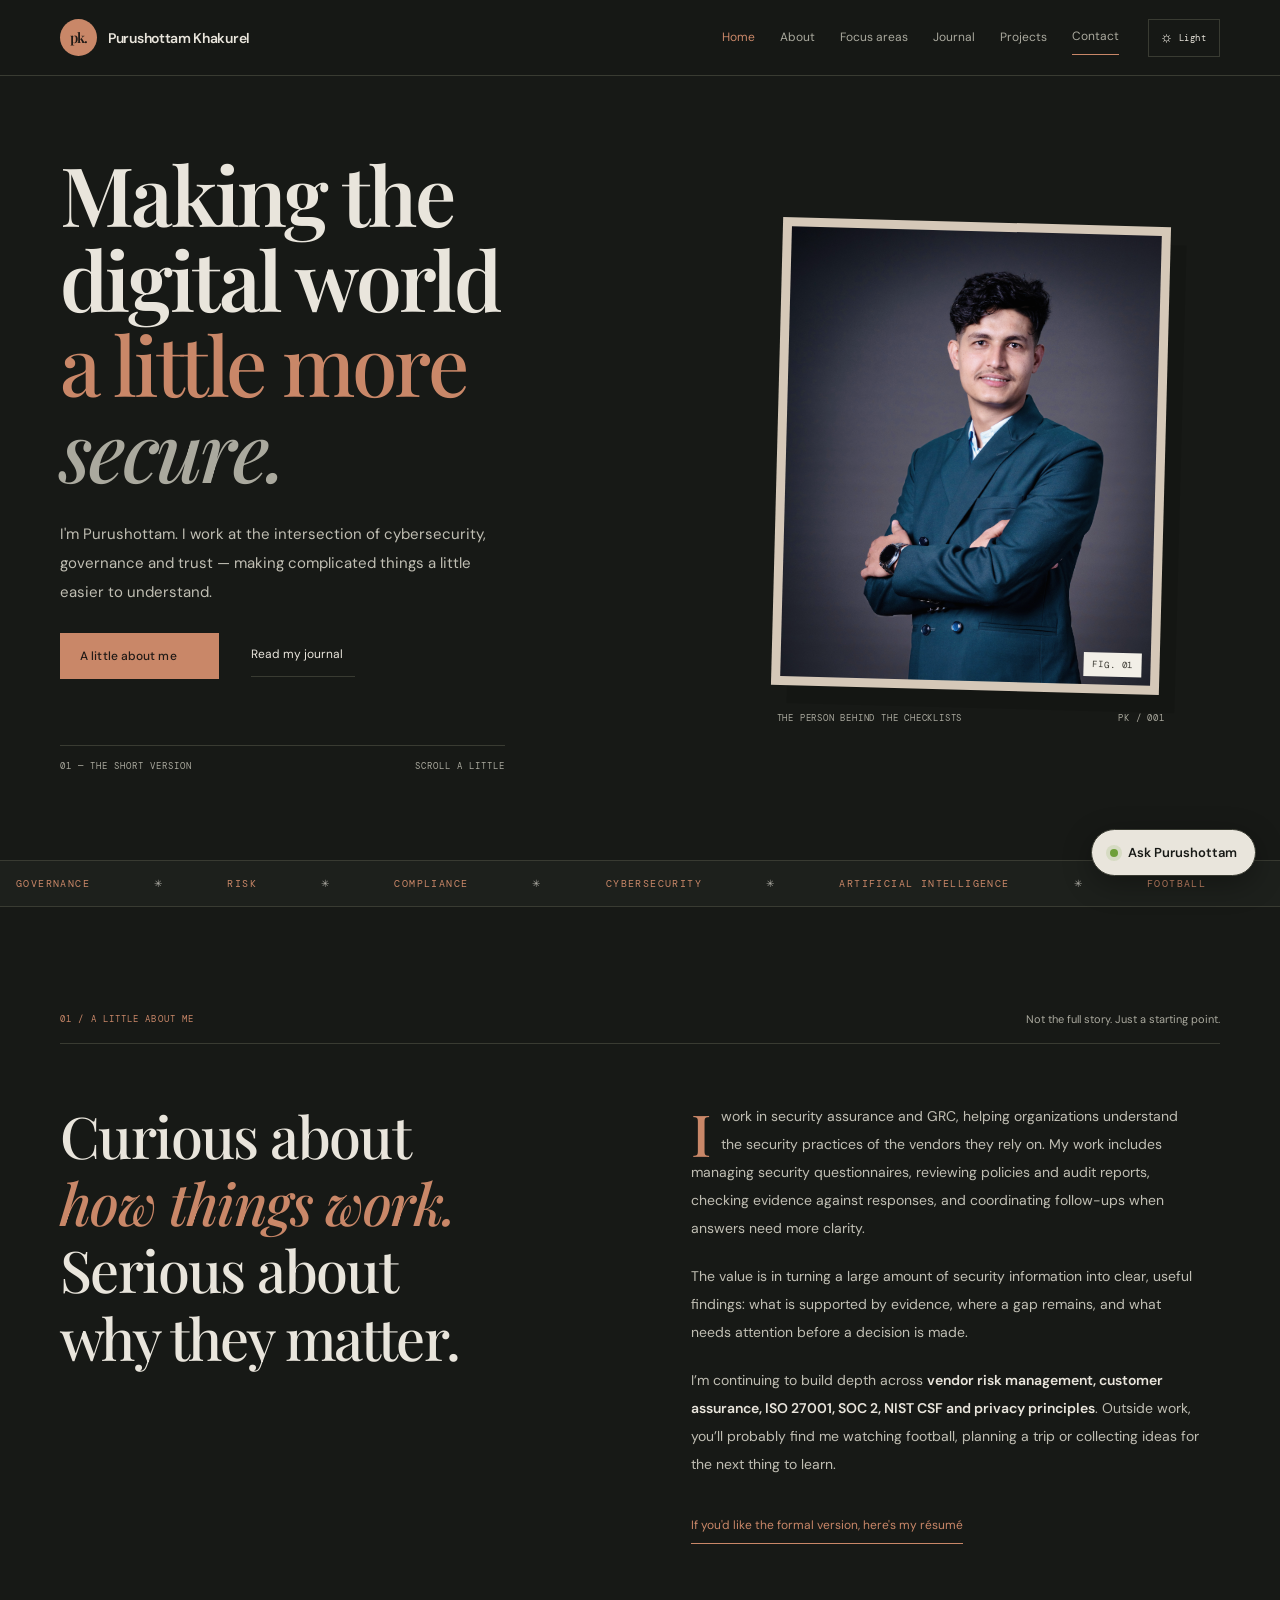
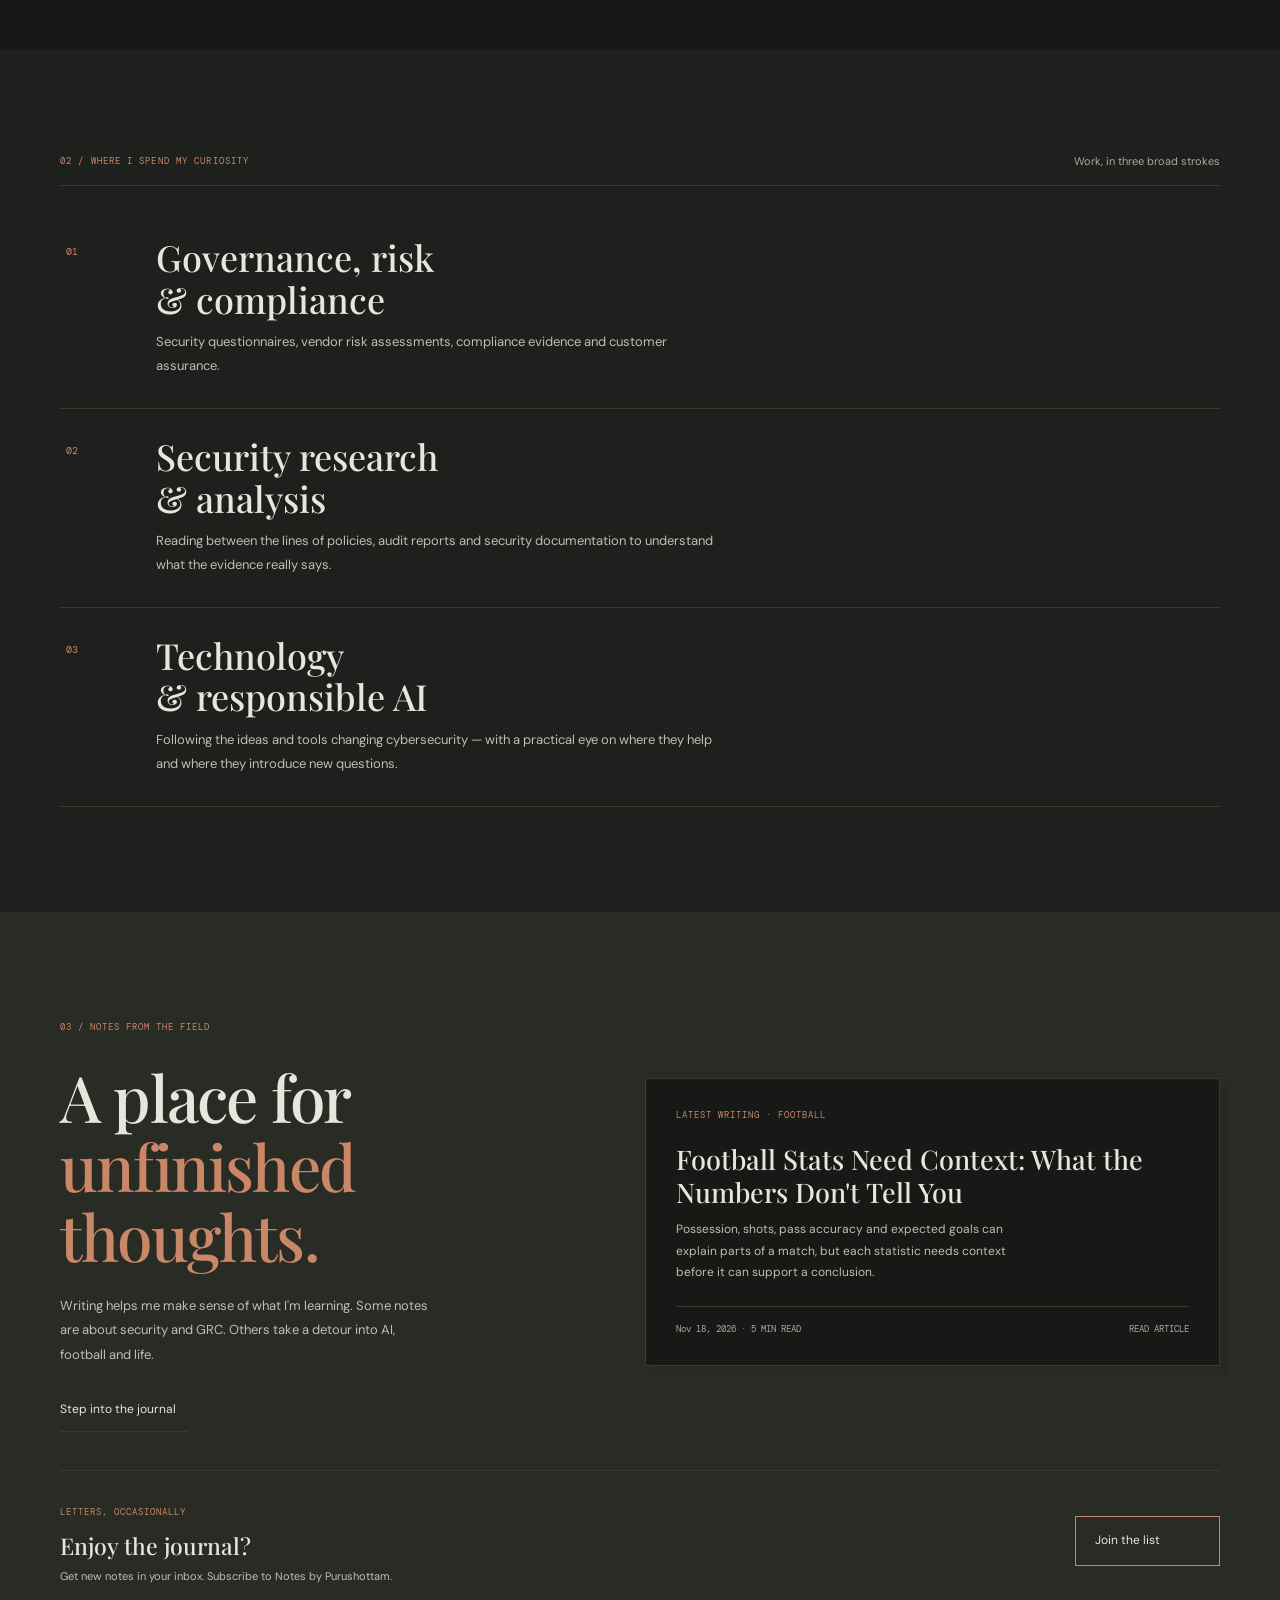
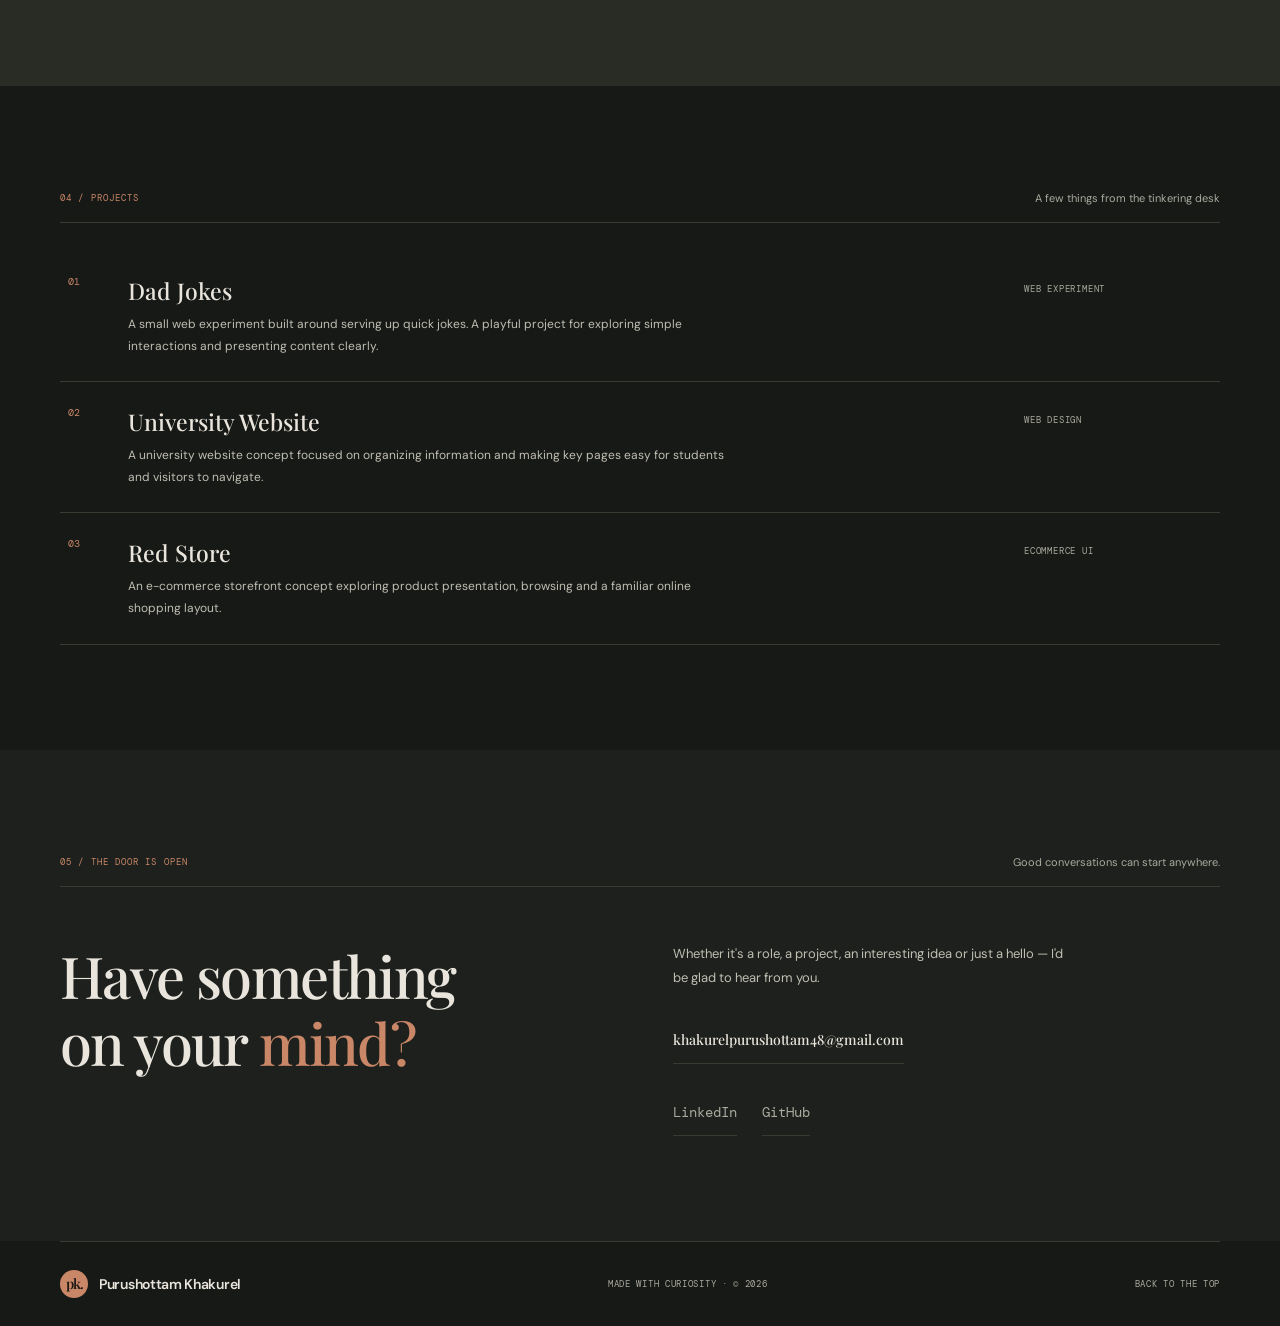
<file: index.html>
<!doctype html>
<html lang="en">
<head>
<meta charset="utf-8"><meta name="viewport" content="width=device-width,initial-scale=1">
<meta name="description" content="Purushottam Khakurel — security research, GRC, technology and the things that keep me curious.">
<meta name="theme-color" content="#171916"><title>Purushottam Khakurel — Security, Ideas & Everything Between</title>
<link rel="preconnect" href="https://fonts.googleapis.com"><link rel="preconnect" href="https://fonts.gstatic.com" crossorigin>
<link href="https://fonts.googleapis.com/css2?family=DM+Mono:wght@400;500&family=DM+Sans:wght@400;500;600;700&family=Manrope:wght@400;500;600;700;800&family=Playfair+Display:ital,wght@0,500;0,600;0,700;1,500;1,600&display=swap" rel="stylesheet">
<link rel="stylesheet" href="css/styles.css?v=journal-newsletter-20261103">
</head>
<body>
<header class="site-header"><a class="brand" href="/"><b class="brand-mark">pk.</b><span>Purushottam Khakurel</span></a><button class="menu-toggle" aria-label="Toggle navigation" aria-expanded="false"><span></span><span></span></button><nav class="main-nav" aria-label="Main navigation"><a class="active" href="/">Home</a><a href="#about">About</a><a href="#work">Focus areas</a><a href="#journal">Journal</a><a href="#projects">Projects</a><a class="nav-contact" href="#contact">Contact </a></nav></header>
<main>
<section class="hero wrap">
  <div class="hero-copy">
    
    <h1>Making the digital world<br><em>a little more</em> <span>secure.</span></h1>
    <p class="hero-lede">I'm Purushottam. I work at the intersection of cybersecurity, governance and trust — making complicated things a little easier to understand.</p>
    <div class="hero-actions"><a class="button" href="#about">A little about me <span></span></a><a class="text-link" href="blog.html">Read my journal <span></span></a></div>
    <div class="hero-footnote"><span>01 — THE SHORT VERSION</span><span>SCROLL A LITTLE </span></div>
  </div>
  <div class="hero-visual">
    <div class="portrait-wrap"><img src="assets/IMG_0698.jpeg" alt="Purushottam Khakurel"><span class="portrait-index">FIG. 01</span></div>
    <div class="portrait-caption"><span>THE PERSON BEHIND THE CHECKLISTS</span><span>PK / 001</span></div>
  </div>
</section>
<div class="ticker" aria-label="Things I keep coming back to"><div class="ticker-track"><span>GOVERNANCE</span><span>RISK</span><span>COMPLIANCE</span><span>CYBERSECURITY</span><span>ARTIFICIAL INTELLIGENCE</span><span>FOOTBALL</span></div></div>
<section class="section wrap" id="about"><div class="section-heading"><span>01 / A LITTLE ABOUT ME</span><small>Not the full story. Just a starting point.</small></div><div class="about-grid"><h2>Curious about<br><em>how things work.</em><br>Serious about<br>why they matter.</h2><div class="about-copy"><p class="dropcap">I work in security assurance and GRC, helping organizations understand the security practices of the vendors they rely on. My work includes managing security questionnaires, reviewing policies and audit reports, checking evidence against responses, and coordinating follow-ups when answers need more clarity.</p><p>The value is in turning a large amount of security information into clear, useful findings: what is supported by evidence, where a gap remains, and what needs attention before a decision is made.</p><p>I’m continuing to build depth across <strong>vendor risk management, customer assurance, ISO 27001, SOC 2, NIST CSF and privacy principles</strong>. Outside work, you’ll probably find me watching football, planning a trip or collecting ideas for the next thing to learn.</p><a class="underlined-link" href="https://raw.githubusercontent.com/purushottamkhakurel/purushottam-live-portfolio/master/assets/Purushottam-Khakurel-cv.pdf" target="_blank" rel="noreferrer">If you'd like the formal version, here's my résumé </a></div></div></section>
<section class="section section-muted" id="work"><div class="wrap"><div class="section-heading"><span>02 / WHERE I SPEND MY CURIOSITY</span><small>Work, in three broad strokes</small></div><div class="practice-list">
<article><span class="practice-no">01</span><div><h3>Governance, risk<br>& compliance</h3><p>Security questionnaires, vendor risk assessments, compliance evidence and customer assurance.</p></div><span class="practice-mark"></span></article>
<article><span class="practice-no">02</span><div><h3>Security research<br>& analysis</h3><p>Reading between the lines of policies, audit reports and security documentation to understand what the evidence really says.</p></div><span class="practice-mark"></span></article>
<article><span class="practice-no">03</span><div><h3>Technology<br>& responsible AI</h3><p>Following the ideas and tools changing cybersecurity — with a practical eye on where they help and where they introduce new questions.</p></div><span class="practice-mark"></span></article>
</div></div></section>
<section class="writing-feature" id="journal"><div class="wrap"><div class="writing-grid"><div class="writing-intro"><span>03 / NOTES FROM THE FIELD</span><h2>A place for<br><em>unfinished thoughts.</em></h2><p>Writing helps me make sense of what I'm learning. Some notes are about security and GRC. Others take a detour into AI, football and life.</p><a class="text-link" href="blog.html">Step into the journal <span></span></a></div><div class="feature-post" id="featured-post"><span>THE LATEST NOTE</span><p>Loading latest article…</p></div></div><div class="newsletter-home"><div><span>LETTERS, OCCASIONALLY</span><h3>Enjoy the journal?</h3><p>Get new notes in your inbox. Subscribe to Notes by Purushottam.</p></div><a href="https://buttondown.com/purushottam" target="_blank" rel="noopener noreferrer">Join the list </a></div></div></section>
<section class="section wrap" id="projects"><div class="section-heading"><span>04 / PROJECTS</span><small>A few things from the tinkering desk</small></div><div class="project-list"><a href="https://github.com/purushottamkhakurel/Dad-Jokes" target="_blank" rel="noreferrer"><span>01</span><div class="project-copy"><b>Dad Jokes</b><p>A small web experiment built around serving up quick jokes. A playful project for exploring simple interactions and presenting content clearly.</p></div><small>WEB EXPERIMENT</small><i></i></a><a href="https://github.com/purushottamkhakurel/University" target="_blank" rel="noreferrer"><span>02</span><div class="project-copy"><b>University Website</b><p>A university website concept focused on organizing information and making key pages easy for students and visitors to navigate.</p></div><small>WEB DESIGN</small><i></i></a><a href="https://github.com/purushottamkhakurel/Red-Store" target="_blank" rel="noreferrer"><span>03</span><div class="project-copy"><b>Red Store</b><p>An e-commerce storefront concept exploring product presentation, browsing and a familiar online shopping layout.</p></div><small>ECOMMERCE UI</small><i></i></a></div></section>
<section class="section contact-section" id="contact"><div class="wrap"><div class="section-heading"><span>05 / THE DOOR IS OPEN</span><small>Good conversations can start anywhere.</small></div><div class="contact-grid"><h2>Have something<br>on your <em>mind?</em></h2><div><p>Whether it's a role, a project, an interesting idea or just a hello — I'd be glad to hear from you.</p><a class="contact-email" href="mailto:khakurelpurushottam48@gmail.com">khakurelpurushottam48@gmail.com </a><div class="social-links"><a href="https://www.linkedin.com/in/purushottamkhakurel/">LinkedIn </a><a href="https://github.com/purushottamkhakurel">GitHub </a></div></div></div></div></section>
</main>
<footer class="site-footer wrap"><a class="brand" href="/"><b class="brand-mark">pk.</b><span>Purushottam Khakurel</span></a><span>MADE WITH CURIOSITY · © <span id="year"></span></span><a href="#top">BACK TO THE TOP </a></footer>
<script src="js/main.js"></script><script src="js/chatbot.js?v=20261119"></script></body></html>
</file>
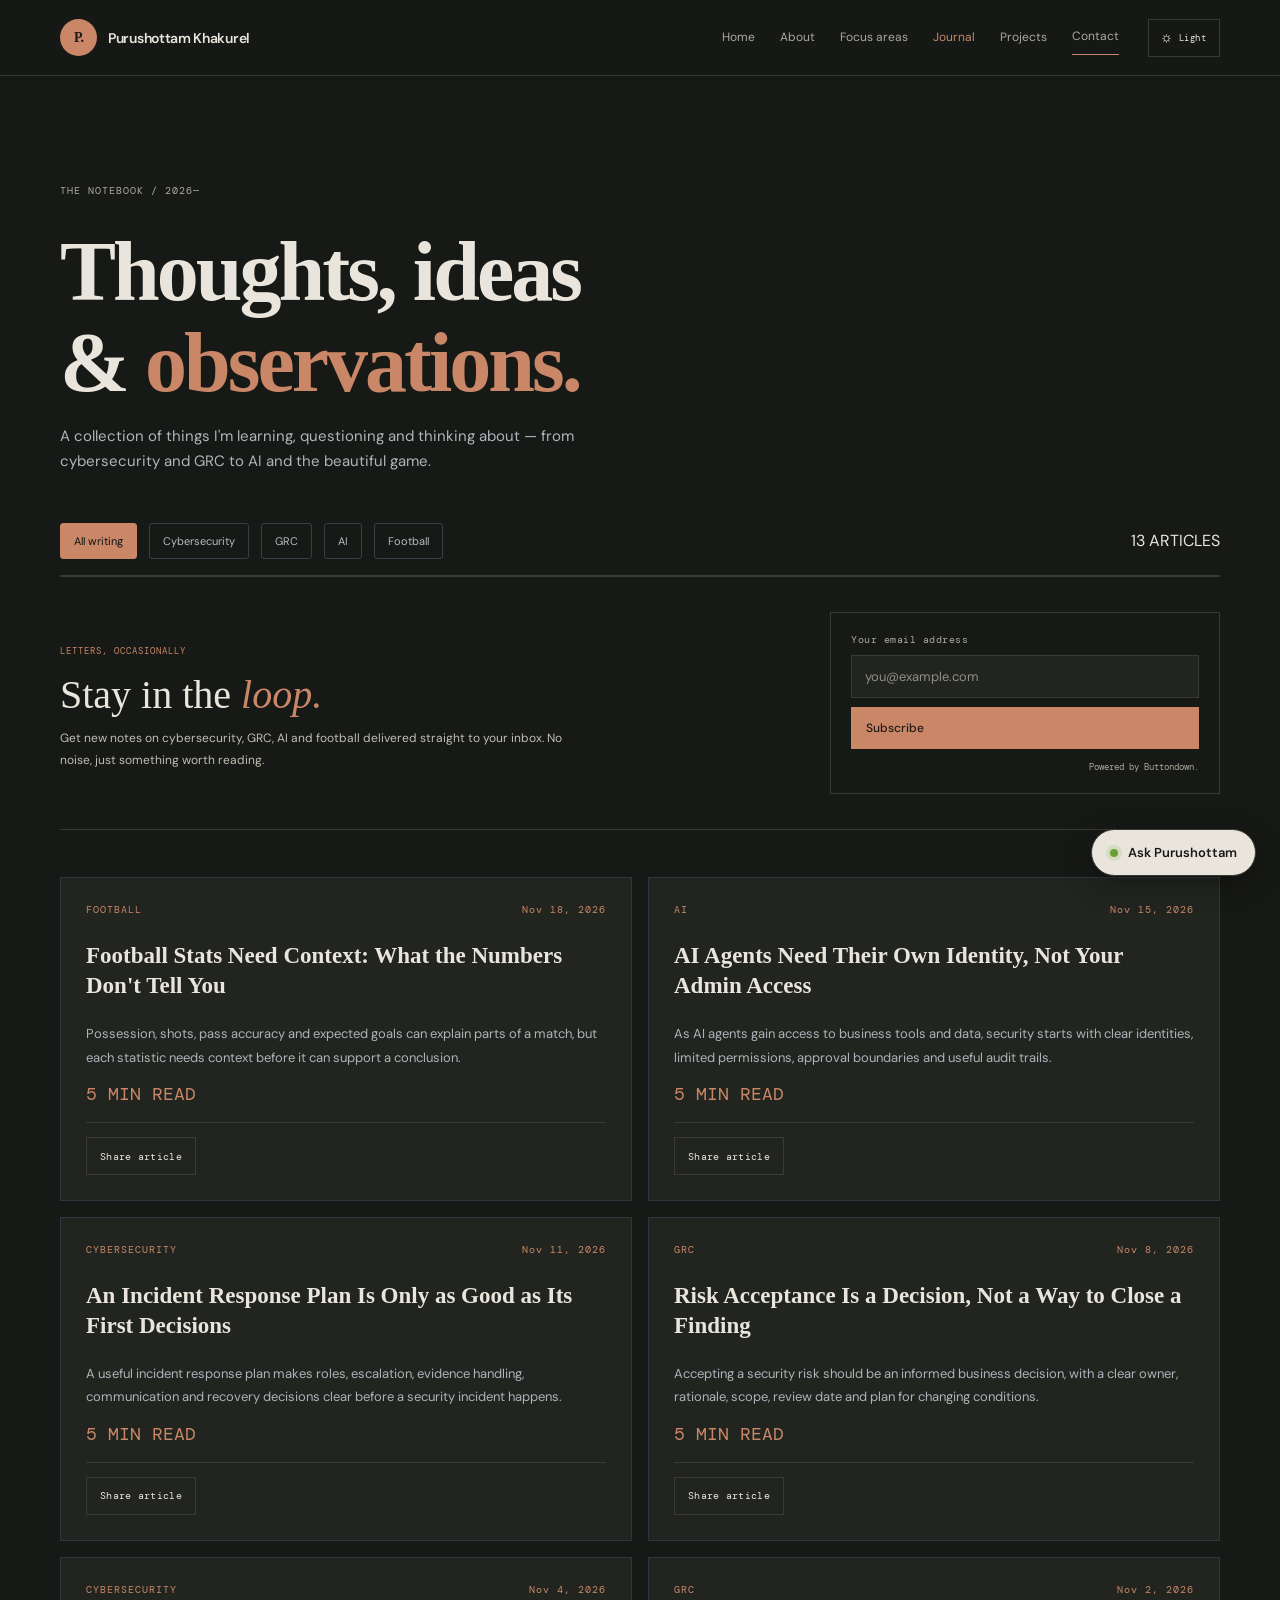
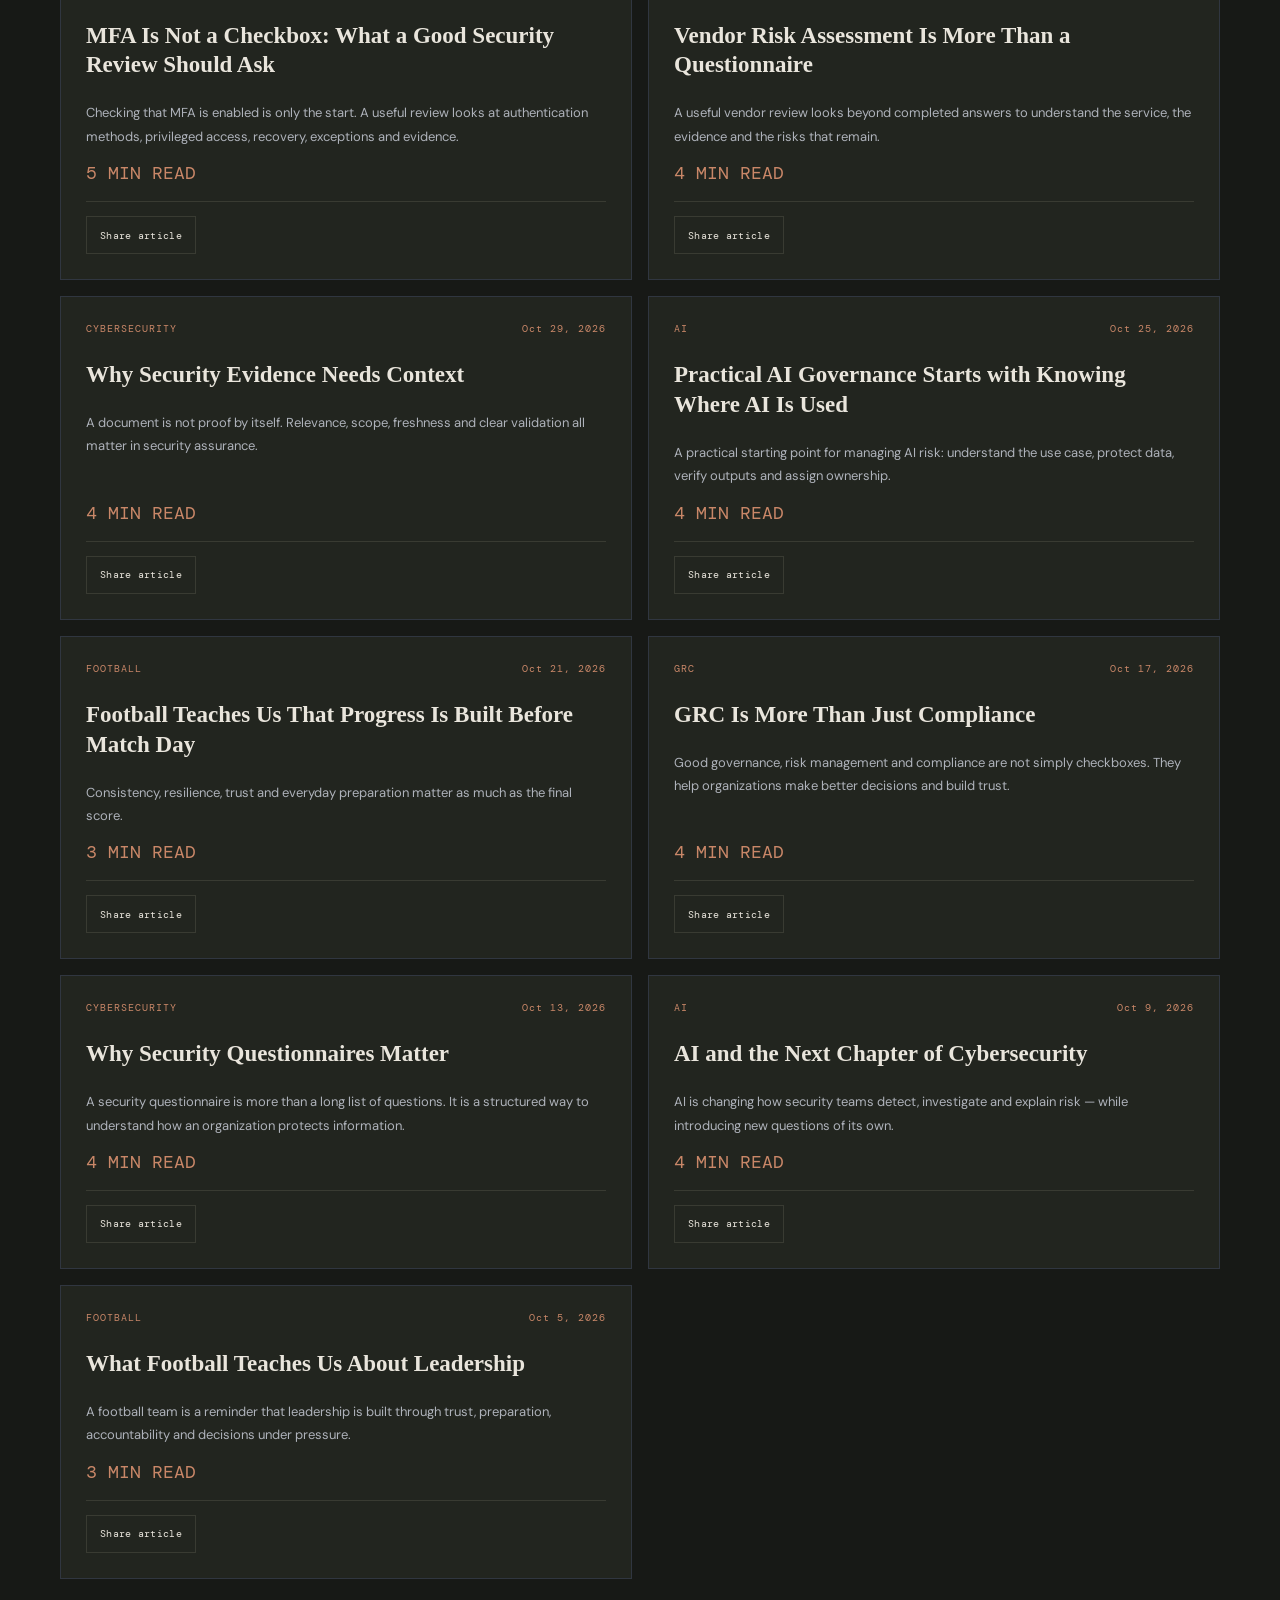
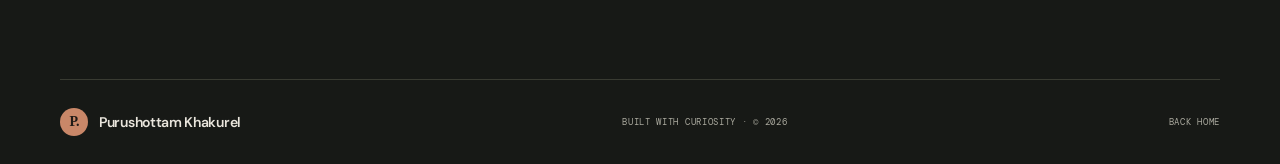
<file: blog.html>
<!doctype html><html lang="en"><head><meta charset="utf-8"><meta name="viewport" content="width=device-width,initial-scale=1"><meta name="theme-color" content="#101216"><title>Writing — Purushottam Khakurel</title><link rel="preconnect" href="https://fonts.googleapis.com"><link href="https://fonts.googleapis.com/css2?family=DM+Mono:wght@400;500&family=DM+Sans:wght@400;500;600;700&family=Manrope:wght@400;500;600;700;800&display=swap" rel="stylesheet"><link rel="stylesheet" href="css/styles.css?v=buttondown-form-20261103"></head><body><header class="site-header"><a class="brand" href="index.html"><b class="brand-mark">P.</b>Purushottam Khakurel</a><button class="menu-toggle" aria-label="Toggle navigation" aria-expanded="false"><span></span><span></span></button><nav class="main-nav" aria-label="Main navigation"><a href="/">Home</a><a href="/#about">About</a><a href="/#work">Focus areas</a><a class="active" href="blog.html">Journal</a><a href="/#projects">Projects</a><a class="nav-contact" href="/#contact">Contact </a></nav></header><main><section class="blog-hero wrap"><span>THE NOTEBOOK / 2026—</span><h1>Thoughts, ideas<br>& <em>observations.</em></h1><p>A collection of things I'm learning, questioning and thinking about — from cybersecurity and GRC to AI and the beautiful game.</p><div class="blog-toolbar"><div class="filter-list" id="filters"><button class="filter active" data-category="All">All writing</button><button class="filter" data-category="Cybersecurity">Cybersecurity</button><button class="filter" data-category="GRC">GRC</button><button class="filter" data-category="AI">AI</button><button class="filter" data-category="Football">Football</button></div><span id="post-count">LOADING ARTICLES</span></div></section><section class="newsletter wrap"><div class="newsletter-copy"><span>LETTERS, OCCASIONALLY</span><h2>Stay in the <em>loop.</em></h2><p>Get new notes on cybersecurity, GRC, AI and football delivered straight to your inbox. No noise, just something worth reading.</p></div><form action="https://buttondown.com/api/emails/embed-subscribe/purushottam" method="post" class="embeddable-buttondown-form"><label for="bd-email">Your email address</label><input type="email" name="email" id="bd-email" placeholder="you@example.com" autocomplete="email" required><button type="submit">Subscribe <span></span></button><p><a href="https://buttondown.com/refer/purushottam" target="_blank" rel="noopener noreferrer">Powered by Buttondown.</a></p></form></section><section class="wrap blog-content"><div class="post-grid" id="post-grid"><p>Loading articles…</p></div></section></main><footer class="site-footer wrap"><a class="brand" href="index.html"><b class="brand-mark">P.</b>Purushottam Khakurel</a><span>BUILT WITH CURIOSITY · © <span id="year"></span></span><a href="index.html">BACK HOME </a></footer><script src="js/main.js"></script><script src="js/blog.js?v=share-article-20261104"></script><script src="js/chatbot.js?v=20261119"></script></body></html>
</file>
<file: css/styles.css>
:root{--bg:#101216;--panel:#191d24;--text:#f3f1eb;--muted:#a4a7ad;--line:#303640;--accent:#c5f36a;--mono:"DM Mono",monospace;--sans:"DM Sans",sans-serif;--display:"Manrope",sans-serif;--max:1160px}*{box-sizing:border-box}html{scroll-behavior:smooth;scroll-padding-top:90px}body{margin:0;background:var(--bg);color:var(--text);font-family:var(--sans);line-height:1.65}a{color:inherit;text-decoration:none}button{font:inherit}.wrap{width:min(var(--max),calc(100% - 64px));margin:auto}.site-header{height:82px;padding:0 max(32px,calc((100% - var(--max))/2));display:flex;align-items:center;justify-content:space-between;border-bottom:1px solid #ffffff12;position:sticky;top:0;z-index:10;background:#101216ed;backdrop-filter:blur(16px)}.brand{display:flex;align-items:center;gap:11px;font:800 14px var(--display)}.brand-mark{display:grid;place-items:center;width:34px;height:34px;background:var(--accent);color:#111;border-radius:8px;font-size:17px}.main-nav{display:flex;align-items:center;gap:28px;font-size:13px;color:#c0c2c6}.main-nav a:hover,.main-nav .active{color:var(--accent)}.nav-contact{border:1px solid #555b64;padding:9px 14px;border-radius:4px}.menu-toggle{display:none;background:none;border:0}.menu-toggle span{display:block;width:24px;height:2px;background:white;margin:5px}.hero{min-height:640px;display:grid;grid-template-columns:1.1fr .9fr;align-items:center;gap:55px;padding-block:75px}.eyebrow,.section-heading>span,.section-heading small,.hero-meta,.frame-top,.frame-bottom,.focus-grid label,.blog-hero>span,.post-meta,.post-count,.site-footer>span,.site-footer>a:last-child,.back-link{font:10px var(--mono);letter-spacing:1px;color:var(--muted)}.eyebrow i{display:inline-block;width:7px;height:7px;background:var(--accent);border-radius:50%;margin-right:8px}.hero-kicker{font:13px var(--mono);color:var(--accent);margin:34px 0 12px}.hero h1,.blog-hero h1{font:800 clamp(42px,5.5vw,72px)/1.08 var(--display);letter-spacing:-3px;margin:0}.hero h1 em,.blog-hero h1 em,.writing-grid h2 em,.contact-grid h2 em{font-style:normal;color:var(--accent)}.hero h1 span{color:#858b95}.hero-lede{max-width:540px;color:#b1b4ba;font-size:15px;line-height:1.9;margin:25px 0}.hero-actions{display:flex;align-items:center;gap:24px}.button{display:inline-block;background:var(--accent);color:#111;padding:12px 18px;border-radius:4px;font-size:13px;font-weight:700}.text-link{font-size:13px}.text-link:hover,.underlined-link{color:var(--accent)}.hero-meta{display:flex;justify-content:space-between;max-width:490px;margin-top:60px;font-size:9px}.hero-visual{position:relative;max-width:410px;width:100%;justify-self:end}.visual-frame{border:1px solid #454c56;padding:13px;background:#191c22;transform:rotate(2deg)}.frame-top,.frame-bottom{display:flex;justify-content:space-between;padding:2px 2px 12px;font-size:9px}.frame-bottom{padding:12px 2px 2px}.visual-frame img{display:block;width:100%;height:420px;object-fit:cover;object-position:center 25%;filter:saturate(.75)}.orbit-note{position:absolute;right:-35px;top:40px;background:var(--accent);color:#111;padding:12px 15px;font:10px/1.7 var(--mono);transform:rotate(5deg)}.ticker{overflow:hidden;border-block:1px solid var(--line);background:#15181e}.ticker div{text-align:center;white-space:nowrap;padding:16px;color:var(--accent);font:10px var(--mono);letter-spacing:1.4px}.section{padding-block:100px}.section-heading{display:flex;justify-content:space-between;align-items:center;border-bottom:1px solid var(--line);padding-bottom:17px}.section-heading small{font:12px var(--sans);letter-spacing:0}.about-grid,.contact-grid{display:grid;grid-template-columns:1fr 1fr;gap:65px;padding-top:48px}.about-grid h2,.contact-grid h2{font:700 clamp(34px,4vw,52px)/1.2 var(--display);letter-spacing:-2px;margin:0}.about-grid h2 span{color:#818894}.about-grid p,.writing-grid p{font-size:14px;color:#b3b6bd;line-height:1.9;margin:0 0 17px}.underlined-link{display:inline-block;border-bottom:1px solid #718b45;padding:8px 0;margin-top:10px;font-size:13px}.section-muted{background:#15181e}.focus-grid{display:grid;grid-template-columns:repeat(3,1fr);gap:15px;padding-top:35px}.focus-grid article{background:var(--panel);border:1px solid #303640;padding:25px;min-height:280px;transition:.2s}.focus-grid article:hover{border-color:#819b4b;transform:translateY(-4px)}.focus-grid label{color:var(--accent)}.focus-grid b{display:block;font-size:30px;color:var(--accent);margin:25px 0 8px}.focus-grid h3{font:700 21px/1.3 var(--display);margin:0 0 12px}.focus-grid p{font-size:13px;color:#aeb2ba;line-height:1.8}.project-list{padding-top:22px}.project-list a{display:grid;grid-template-columns:55px 1fr 170px 25px;align-items:center;gap:15px;padding:23px 8px;border-bottom:1px solid var(--line)}.project-list a:hover{background:#181c22}.project-list span{font:10px var(--mono);color:var(--accent)}.project-list b{font:600 21px var(--display)}.project-list small{font:9px var(--mono);color:var(--muted)}.writing-feature{background:#20252b;padding:85px 0}.writing-grid{display:grid;grid-template-columns:.8fr 1.2fr;gap:65px;align-items:center}.writing-grid h2{font:800 clamp(43px,5vw,65px)/1.08 var(--display);letter-spacing:-3px;margin:25px 0 15px}.writing-grid p{max-width:330px}.feature-post{background:#15191f;border:1px solid #3b424c;padding:30px;min-height:220px;display:flex;flex-direction:column;justify-content:space-between}.feature-post>span{font:10px var(--mono);color:var(--accent)}.feature-post h3{font:700 24px/1.3 var(--display);margin:20px 0 8px}.feature-post p{margin:0}.feature-bottom{display:flex;justify-content:space-between;margin-top:22px;font:10px var(--mono);color:#9da3ac}.contact-grid>div{display:flex;flex-direction:column}.contact-grid>div a{padding:14px 0;border-bottom:1px solid var(--line);font-size:14px}.contact-grid>div a:hover{color:var(--accent)}.site-footer{border-top:1px solid var(--line);padding-block:24px;display:flex;justify-content:space-between;align-items:center}.site-footer .brand-mark{width:28px;height:28px}.site-footer>span,.site-footer>a:last-child{font-size:9px}.blog-hero{padding-top:100px}.blog-hero h1{font-size:clamp(48px,7vw,84px);margin:25px 0 15px}.blog-hero>p{max-width:590px;color:#b1b4ba;font-size:15px}.blog-toolbar{display:flex;justify-content:space-between;align-items:center;gap:20px;margin-top:50px;padding-bottom:16px;border-bottom:1px solid var(--line)}.filter-list{display:flex;gap:8px;flex-wrap:wrap}.filter{background:none;border:1px solid #383e48;color:#b7bbc2;padding:8px 13px;border-radius:3px;font-size:11px;cursor:pointer}.filter.active,.filter:hover{background:var(--accent);border-color:var(--accent);color:#111}.blog-content{padding-block:35px 100px}.post-grid{display:grid;grid-template-columns:repeat(2,1fr);gap:16px}.post-card{border:1px solid #303640;background:var(--panel);padding:25px;min-height:245px;display:flex;flex-direction:column;transition:.2s}.post-card:hover{border-color:#819b4b;transform:translateY(-3px)}.post-meta{display:flex;justify-content:space-between;color:var(--accent)}.post-card h2{font:700 23px/1.3 var(--display);margin:25px 0 8px}.post-card p{font-size:13px;color:#aeb2ba;line-height:1.8}.post-card-bottom{display:flex;justify-content:space-between;margin-top:auto;font:10px var(--mono);color:#9299a3}.post-card-bottom span:last-child{color:var(--accent);font-size:18px}.article-wrap{width:min(760px,calc(100% - 40px));margin:55px auto 100px}.back-link{display:inline-block;color:var(--accent);margin-bottom:45px}.article-head .post-meta{justify-content:flex-start;gap:18px}.article-head h1{font:800 clamp(36px,6vw,60px)/1.12 var(--display);letter-spacing:-2px;margin:20px 0}.article-deck{font-size:18px;color:#b7bbc1}.article-body{margin-top:40px;color:#d0d2d6;font-size:16px;line-height:1.9}.article-body h2,.article-body h3{font-family:var(--display);line-height:1.3;margin:35px 0 12px}.article-body h2{font-size:27px}.article-body h3{font-size:21px}.article-body p{margin:0 0 19px}.article-body li{margin:7px 0}.article-body blockquote{border-left:3px solid var(--accent);padding:4px 20px;color:#b9bec5}.article-body a{color:var(--accent)}.article-foot{border-top:1px solid var(--line);margin-top:50px;padding-top:20px;font:10px var(--mono);color:#999}.empty-state{color:#aaa;padding:35px 0}
@media(max-width:850px){.hero{gap:28px}.main-nav{gap:15px}.about-grid,.contact-grid,.writing-grid{gap:30px}}
@media(max-width:680px){.wrap{width:calc(100% - 40px)}.site-header{height:70px;padding:0 20px}.menu-toggle{display:block}.main-nav{display:none;position:absolute;top:69px;left:0;right:0;background:#15181e;padding:15px 20px 22px;flex-direction:column;align-items:stretch;gap:0}.main-nav.open{display:flex}.main-nav a{padding:12px 4px;border-bottom:1px solid #282d35}.main-nav .nav-contact{margin-top:12px;text-align:center}.hero{grid-template-columns:1fr;padding-block:55px 65px;gap:40px}.hero-visual{width:min(76%,310px);justify-self:center}.visual-frame img{height:300px}.hero h1{font-size:clamp(39px,10vw,58px);letter-spacing:-2px}.hero-lede{font-size:14px}.hero-meta{margin-top:42px}.orbit-note{right:-30px;top:24px;font-size:8px}.ticker div{text-align:left;padding-left:20px}.section{padding-block:70px}.section-heading{gap:12px;align-items:flex-start}.section-heading small{text-align:right;font-size:10px}.about-grid,.contact-grid,.writing-grid{grid-template-columns:1fr;gap:25px;padding-top:32px}.about-grid h2,.contact-grid h2{font-size:39px}.focus-grid{grid-template-columns:1fr}.focus-grid article{min-height:230px}.project-list a{grid-template-columns:32px 1fr 20px;gap:8px}.project-list small{display:none}.project-list b{font-size:17px}.writing-feature{padding:70px 0}.writing-grid h2{font-size:52px}.feature-post{min-height:205px;padding:24px}.contact-grid>div a{font-size:12px}.site-footer{flex-wrap:wrap;gap:15px}.site-footer>span{order:3;width:100%}.blog-hero{padding-top:70px}.blog-hero h1{font-size:clamp(43px,11vw,65px);letter-spacing:-2px}.blog-toolbar{align-items:flex-start;flex-direction:column;margin-top:30px}.post-grid{grid-template-columns:1fr}.post-card{min-height:220px}.article-wrap{margin-top:35px}.article-body{font-size:15px}}
@media(prefers-reduced-motion:reduce){*{scroll-behavior:auto!important;transition:none!important}}

/* Motion polish */
@keyframes hero-enter{from{opacity:0;transform:translateY(22px)}to{opacity:1;transform:translateY(0)}}
@keyframes portrait-float{0%,100%{transform:rotate(2deg) translateY(0)}50%{transform:rotate(2deg) translateY(-9px)}}
@keyframes orbit-drift{0%,100%{transform:rotate(5deg) translateY(0)}50%{transform:rotate(2deg) translateY(-7px)}}
@keyframes card-enter{from{opacity:0;transform:translateY(16px)}to{opacity:1;transform:translateY(0)}}
.hero-copy>*{animation:hero-enter .7s both;animation-timing-function:cubic-bezier(.2,.7,.2,1)}
.hero-copy>*:nth-child(1){animation-delay:.08s}.hero-copy>*:nth-child(2){animation-delay:.16s}.hero-copy>*:nth-child(3){animation-delay:.24s}.hero-copy>*:nth-child(4){animation-delay:.32s}.hero-copy>*:nth-child(5){animation-delay:.4s}
.visual-frame{animation:portrait-float 7s ease-in-out infinite}
.orbit-note{animation:orbit-drift 5s ease-in-out infinite}
.focus-grid article,.post-card,.project-list a,.feature-post{transition:transform .3s ease,border-color .3s ease,background-color .3s ease}
.focus-grid article:hover,.post-card:hover{transform:translateY(-7px)}
.post-card{animation:card-enter .55s both}
.post-card:nth-child(2){animation-delay:.07s}.post-card:nth-child(3){animation-delay:.14s}.post-card:nth-child(4){animation-delay:.21s}.post-card:nth-child(5){animation-delay:.28s}.post-card:nth-child(6){animation-delay:.35s}
.button,.text-link,.underlined-link,.main-nav a{transition:color .2s ease,background-color .2s ease,border-color .2s ease,transform .2s ease}
.button:hover{transform:translateY(-2px);box-shadow:0 7px 24px #c5f36a25}
.js-motion .reveal{opacity:0;transform:translateY(22px);transition:opacity .65s ease,transform .65s cubic-bezier(.2,.7,.2,1)}
.js-motion .reveal.is-visible{opacity:1;transform:translateY(0)}
@media(prefers-reduced-motion:reduce){*,*::before,*::after{animation-duration:.01ms!important;animation-iteration-count:1!important;scroll-behavior:auto!important;transition-duration:.01ms!important}.js-motion .reveal{opacity:1;transform:none}}


/* Persistent light/dark theme */
:root{color-scheme:dark;--header-bg:#101216ed;--section-bg:#15181e;--feature-bg:#20252b;--card-bg:#191d24;--raised-bg:#15191f;--soft-text:#b1b4ba;--body-copy:#b3b6bd;--border:#303640}
:root[data-theme="light"]{color-scheme:light;--bg:#f5f6f2;--panel:#ffffff;--text:#20251b;--muted:#687064;--line:#d9ded3;--accent:#628b20;--header-bg:#f5f6f2ed;--section-bg:#e9ede5;--feature-bg:#e2e8dc;--card-bg:#fff;--raised-bg:#f8faf5;--soft-text:#555f51;--body-copy:#4e584a;--border:#d5dccf}
:root[data-theme="light"] body{background:var(--bg);color:var(--text)}
:root[data-theme="light"] .site-header{background:var(--header-bg);border-bottom-color:#20251b18}
:root[data-theme="light"] .main-nav{color:#4f594b}
:root[data-theme="light"] .menu-toggle span{background:#20251b}
:root[data-theme="light"] .nav-contact{border-color:#aab4a2}
:root[data-theme="light"] .brand-mark{color:#fff}
:root[data-theme="light"] .hero h1 span,:root[data-theme="light"] .about-grid h2 span{color:#7a8474}
:root[data-theme="light"] .hero-lede,:root[data-theme="light"] .about-grid p,:root[data-theme="light"] .writing-grid p,:root[data-theme="light"] .blog-hero>p{color:var(--body-copy)}
:root[data-theme="light"] .visual-frame{background:#fff;border-color:#c4cdbd}
:root[data-theme="light"] .ticker{background:var(--section-bg);border-color:var(--line)}
:root[data-theme="light"] .section-muted{background:var(--section-bg)}
:root[data-theme="light"] .focus-grid article,:root[data-theme="light"] .post-card{background:var(--card-bg);border-color:var(--line)}
:root[data-theme="light"] .focus-grid p,:root[data-theme="light"] .post-card p{color:#586253}
:root[data-theme="light"] .project-list a:hover{background:#e9ede5}
:root[data-theme="light"] .writing-feature{background:var(--feature-bg)}
:root[data-theme="light"] .feature-post{background:var(--raised-bg);border-color:var(--line)}
:root[data-theme="light"] .feature-bottom,:root[data-theme="light"] .article-foot{color:#66705f}
:root[data-theme="light"] .filter{border-color:#c5cdbd;color:#4f594b}
:root[data-theme="light"] .filter.active,:root[data-theme="light"] .filter:hover{color:#fff}
:root[data-theme="light"] .article-body{color:#333c30}
:root[data-theme="light"] .article-deck{color:#586253}
:root[data-theme="light"] .article-body blockquote{color:#56604f}
:root[data-theme="light"] .main-nav a:hover,:root[data-theme="light"] .main-nav .active{color:var(--accent)}
.theme-toggle{display:inline-flex;align-items:center;justify-content:center;gap:7px;margin-left:4px;padding:8px 11px;border:1px solid var(--line);border-radius:5px;background:transparent;color:var(--text);font:11px var(--mono);cursor:pointer;transition:background .2s ease,border-color .2s ease,transform .2s ease}
.theme-toggle:hover{border-color:var(--accent);transform:translateY(-1px)}
.theme-icon{font-size:15px;line-height:1}
@media(max-width:680px){.main-nav .theme-toggle{align-self:flex-start;margin:14px 0 0;padding:10px 14px}.theme-label{display:inline}}

/* Clean hero portrait without decorative frame or labels */
.hero-visual{max-width:410px;width:100%;justify-self:end}
.hero-portrait{display:block;width:100%;height:446px;object-fit:cover;object-position:center 25%;filter:saturate(.85)}
@media(max-width:680px){.hero-visual{width:min(76%,310px);justify-self:center}.hero-portrait{height:300px}}

/* Restore original framed hero portrait styling */
.hero-visual{position:relative;max-width:410px;width:100%;justify-self:end}
.hero-portrait{display:none}
@media(max-width:680px){.hero-visual{width:min(76%,310px);justify-self:center}}


/* Smooth, continuous ticker motion */
.ticker{display:flex;align-items:center;}
.ticker-track{display:flex;width:max-content;flex:0 0 auto;animation:ticker-scroll 34s linear infinite!important;animation-duration:34s!important;animation-iteration-count:infinite!important;}
.ticker-track span{display:block;flex:0 0 auto;padding:16px 24px;color:var(--accent);font:10px var(--mono);letter-spacing:1.4px;white-space:nowrap;}
.ticker-track i{font-style:normal;color:var(--text);padding:0 9px;opacity:.72;}
.ticker:hover .ticker-track{animation-play-state:paused;}
@keyframes ticker-scroll{from{transform:translateX(0)}to{transform:translateX(-50%)}}


/* Theme consistency and contrast polish */
:root{
  --surface-1:#15181e;
  --surface-2:#191d24;
  --surface-3:#20252b;
  --copy:#b3b6bd;
  --copy-strong:#d0d2d6;
  --nav-copy:#c0c2c6;
  --control-border:#383e48;
  --shadow:0 12px 32px rgba(0,0,0,.16);
}
:root[data-theme="light"]{
  --surface-1:#e9ede5;
  --surface-2:#ffffff;
  --surface-3:#e2e8dc;
  --copy:#4e584a;
  --copy-strong:#333c30;
  --nav-copy:#4f594b;
  --control-border:#c5cdbd;
  --shadow:0 12px 32px rgba(44,62,32,.09);
}
body,.site-header,.section-muted,.ticker,.writing-feature,.focus-grid article,.post-card,.feature-post,.filter,.theme-toggle{
  transition:background-color .22s ease,color .22s ease,border-color .22s ease;
}
:root[data-theme="light"] .site-header{background:rgba(245,246,242,.92);border-bottom-color:var(--line)}
:root[data-theme="light"] .main-nav{color:var(--nav-copy)}
:root[data-theme="light"] .hero-kicker,
:root[data-theme="light"] .section-heading>span,
:root[data-theme="light"] .focus-grid label,
:root[data-theme="light"] .post-meta,
:root[data-theme="light"] .feature-post>span{color:var(--accent)}
:root[data-theme="light"] .hero-lede,
:root[data-theme="light"] .about-grid p,
:root[data-theme="light"] .writing-grid p,
:root[data-theme="light"] .blog-hero>p{color:var(--copy)}
:root[data-theme="light"] .section-muted,
:root[data-theme="light"] .ticker{background:var(--surface-1)}
:root[data-theme="light"] .focus-grid article,
:root[data-theme="light"] .post-card{background:var(--surface-2);border-color:var(--line);box-shadow:var(--shadow)}
:root[data-theme="light"] .focus-grid p,
:root[data-theme="light"] .post-card p{color:var(--copy)}
:root[data-theme="light"] .writing-feature{background:var(--surface-3)}
:root[data-theme="light"] .feature-post{background:var(--surface-2);border-color:var(--line);box-shadow:var(--shadow)}
:root[data-theme="light"] .feature-bottom,
:root[data-theme="light"] .post-card-bottom,
:root[data-theme="light"] .article-foot{color:var(--muted)}
:root[data-theme="light"] .project-list a:hover{background:var(--surface-1)}
:root[data-theme="light"] .filter{background:var(--surface-2);border-color:var(--control-border);color:var(--text)}
:root[data-theme="light"] .filter.active,
:root[data-theme="light"] .filter:hover{background:var(--accent);border-color:var(--accent);color:#fff}
:root[data-theme="light"] .article-body{color:var(--copy-strong)}
:root[data-theme="light"] .article-deck,
:root[data-theme="light"] .article-body blockquote{color:var(--copy)}
:root[data-theme="light"] .visual-frame{background:var(--surface-2);border-color:var(--line);box-shadow:var(--shadow)}
:root[data-theme="light"] .frame-top,
:root[data-theme="light"] .frame-bottom{color:var(--muted)}
:root[data-theme="light"] .theme-toggle{background:var(--surface-2);border-color:var(--line);color:var(--text)}
:root[data-theme="light"] .menu-toggle span{background:var(--text)}
:root[data-theme="light"] .main-nav a:hover,
:root[data-theme="light"] .main-nav .active{color:var(--accent)}
:root[data-theme="light"] .button{background:var(--accent);color:#fff}
:root[data-theme="light"] .brand-mark{background:var(--accent);color:#fff}
:root[data-theme="light"] .orbit-note{background:var(--accent);color:#17200e}
:root[data-theme="light"] .article-body a{color:var(--accent)}
:root[data-theme="light"] .project-list span{color:var(--accent)}
:root[data-theme="light"] .project-list a{border-bottom-color:var(--line)}
:root[data-theme="light"] .nav-contact{border-color:var(--line)}
.theme-toggle:focus-visible,.main-nav a:focus-visible,.button:focus-visible,.filter:focus-visible{
  outline:2px solid var(--accent);outline-offset:3px;
}
@media(max-width:680px){
  :root[data-theme="light"] .main-nav{background:var(--surface-2);box-shadow:var(--shadow)}
  :root[data-theme="light"] .main-nav a{border-bottom-color:var(--line)}
  .main-nav .theme-toggle{width:max-content}
}


/* A warmer, more personal editorial palette */
:root{
  --bg:#171916;
  --panel:#20231f;
  --text:#e9e5dc;
  --muted:#aaa99e;
  --line:#353a32;
  --accent:#c98768;
  --header-bg:rgba(23,25,22,.94);
  --section-bg:#1d201c;
  --feature-bg:#292b25;
  --card-bg:#22251f;
  --raised-bg:#1d201c;
  --surface-1:#1d201c;
  --surface-2:#22251f;
  --surface-3:#292b25;
  --copy:#c0beb3;
  --copy-strong:#dedbd1;
  --nav-copy:#c9c6bb;
  --control-border:#45483f;
  --shadow:0 14px 34px rgba(0,0,0,.18);
}
:root[data-theme="light"]{
  color-scheme:light;
  --bg:#f2efe7;
  --panel:#faf8f2;
  --text:#292c25;
  --muted:#77776b;
  --line:#ded9cd;
  --accent:#955d43;
  --header-bg:rgba(242,239,231,.94);
  --section-bg:#e9e5da;
  --feature-bg:#e4ded1;
  --card-bg:#faf8f2;
  --raised-bg:#f7f4ec;
  --surface-1:#e9e5da;
  --surface-2:#faf8f2;
  --surface-3:#e4ded1;
  --copy:#55574d;
  --copy-strong:#393c33;
  --nav-copy:#55574d;
  --control-border:#d0c9ba;
  --shadow:0 12px 28px rgba(59,48,34,.07);
}
:root[data-theme="light"] .hero h1 span,
:root[data-theme="light"] .about-grid h2 span{color:#858476}
:root[data-theme="light"] .visual-frame{background:#faf8f2;border-color:#d5cebf}
:root[data-theme="light"] .orbit-note{background:var(--accent);color:#fff8f0}
:root[data-theme="light"] .brand-mark{background:var(--accent);color:#fff8f0}
:root[data-theme="light"] .button{background:var(--accent);color:#fff8f0}
:root[data-theme="light"] .filter.active,
:root[data-theme="light"] .filter:hover{background:var(--accent);border-color:var(--accent);color:#fff8f0}
:root[data-theme="light"] .theme-toggle:hover{border-color:var(--accent)}
:root[data-theme="light"] .project-list a:hover{background:#e9e5da}
:root[data-theme="light"] .main-nav a:hover,
:root[data-theme="light"] .main-nav .active{color:var(--accent)}
.button:hover{box-shadow:0 7px 22px rgba(201,135,104,.18)}
:root[data-theme="light"] .button:hover{box-shadow:0 7px 22px rgba(149,93,67,.16)}


/* Homepage art direction: an independent, warm editorial journal */
:root{
 --bg:#171916;--panel:#22251f;--text:#e9e5dc;--muted:#aaa99e;--line:#393b32;--accent:#c98768;
 --display:"Playfair Display",Georgia,serif;--sans:"DM Sans",sans-serif;
 --header-bg:rgba(23,25,22,.94);--section-bg:#1d201c;--feature-bg:#292b25;--card-bg:#22251f;
}
:root[data-theme="light"]{
 --bg:#f2efe7;--panel:#faf8f2;--text:#292c25;--muted:#77776b;--line:#d9d3c6;--accent:#955d43;
 --header-bg:rgba(242,239,231,.94);--section-bg:#e9e5da;--feature-bg:#e4ded1;--card-bg:#faf8f2;
}
body{background:var(--bg);color:var(--text)}
.site-header{background:var(--header-bg);border-bottom:1px solid var(--line);height:76px}
.brand{font-family:var(--sans);font-weight:600;letter-spacing:-.3px}
.brand-mark{width:37px;height:37px;border-radius:50%;background:var(--accent);color:#201a16;font:600 14px var(--display);letter-spacing:-1px}
.main-nav{font-size:12px;gap:25px;color:var(--muted)}
.main-nav a:hover,.main-nav .active{color:var(--accent)}
.nav-contact{border:0;border-bottom:1px solid var(--accent);border-radius:0;padding:7px 0}
.hero{min-height:680px;grid-template-columns:1.12fr .88fr;gap:6vw;padding-block:75px 88px}
.hero-copy{position:relative;z-index:1}
.hero-overline{display:flex;align-items:center;gap:10px;font:9px var(--mono);letter-spacing:1.1px;color:var(--muted);margin-bottom:28px}
.hero-dot{width:7px;height:7px;border-radius:50%;background:var(--accent);display:inline-block}
.hero-edition{margin-left:auto;opacity:.65}
.hero h1{font:600 clamp(48px,6.4vw,82px)/1.04 var(--display);letter-spacing:-2.7px;margin:0}
.hero h1 em{font-weight:500;color:var(--accent)}
.hero h1 span{font-style:italic;font-weight:500;color:var(--muted)}
.hero-lede{max-width:445px;color:var(--copy,#c0beb3);font-size:15px;line-height:1.95;margin:28px 0 25px}
.hero-actions{gap:25px}
.button{background:var(--accent);color:#211a16;border-radius:0;padding:13px 17px;font:500 12px var(--sans);letter-spacing:.1px}
.button span,.text-link span{margin-left:12px}
.text-link{font-size:12px;border-bottom:1px solid var(--line);padding:10px 0}
.text-link:hover{color:var(--accent);border-color:var(--accent)}
.hero-footnote{display:flex;justify-content:space-between;max-width:445px;margin-top:66px;padding-top:14px;border-top:1px solid var(--line);font:9px var(--mono);letter-spacing:1px;color:var(--muted)}
.hero-visual{max-width:410px;justify-self:center;position:relative;padding:24px 22px 0 0}
.portrait-wrap{position:relative;background:#d5c8b8;padding:9px;transform:rotate(1.5deg);box-shadow:16px 18px 0 rgba(0,0,0,.12)}
.portrait-wrap img{display:block;width:100%;height:450px;object-fit:cover;object-position:center 24%;filter:saturate(.78) contrast(.98)}
.portrait-index{position:absolute;bottom:17px;right:18px;background:#f2efe7;color:#38372f;padding:6px 8px;font:9px var(--mono);letter-spacing:1px}
.portrait-note{position:absolute;z-index:2;right:-18px;top:0;background:var(--accent);color:#2a201b;padding:13px 17px;font:11px/1.5 var(--mono);transform:rotate(3deg);box-shadow:3px 4px 0 rgba(0,0,0,.12)}
.portrait-note i{font:italic 12px var(--display)}
.portrait-caption{display:flex;justify-content:space-between;margin-top:22px;font:9px var(--mono);letter-spacing:.8px;color:var(--muted)}
.ticker{background:var(--section-bg);border-color:var(--line)}
.ticker-track span{color:var(--accent)}
.section{padding-block:105px}
.section-heading{border-color:var(--line)}
.section-heading>span{color:var(--accent);font:9px var(--mono);letter-spacing:1.1px}
.section-heading small{color:var(--muted);font-size:11px}
.about-grid{grid-template-columns:1fr 1fr;gap:8vw;padding-top:58px}
.about-grid h2,.contact-grid h2{font:500 clamp(39px,4.5vw,58px)/1.17 var(--display);letter-spacing:-1.6px}
.about-grid h2 em,.contact-grid h2 em{color:var(--accent);font-weight:500}
.about-copy{max-width:510px}
.about-copy p{color:var(--copy,#c0beb3);font-size:14px;line-height:2;margin:0 0 20px}
.dropcap:first-letter{float:left;font:500 58px/.8 var(--display);color:var(--accent);padding:8px 10px 0 0}
.underlined-link{color:var(--accent);border-color:var(--accent);font-size:12px}
.section-muted{background:var(--section-bg)}
.practice-list{padding-top:24px}
.practice-list article{display:grid;grid-template-columns:70px 1fr 35px;gap:20px;align-items:start;padding:27px 6px 30px;border-bottom:1px solid var(--line);transition:padding .25s ease}
.practice-list article:hover{padding-left:16px}
.practice-no{font:10px var(--mono);color:var(--accent);padding-top:8px}
.practice-list h3{font:500 clamp(24px,3vw,36px)/1.15 var(--display);margin:0 0 10px}
.practice-list p{max-width:570px;color:var(--copy,#c0beb3);font-size:13px;line-height:1.85;margin:0}
.practice-mark{font-size:20px;color:var(--accent);padding-top:5px}
.writing-feature{background:var(--feature-bg);padding:100px 0}
.writing-grid{grid-template-columns:.9fr 1.1fr;gap:9vw}
.writing-intro>span{font:9px var(--mono);letter-spacing:1px;color:var(--accent)}
.writing-grid h2{font:500 clamp(42px,5vw,64px)/1.08 var(--display);letter-spacing:-1.8px;margin:24px 0}
.writing-grid h2 em{font-weight:500;color:var(--accent)}
.writing-grid p{color:var(--copy,#c0beb3);font-size:13px;line-height:1.9;max-width:370px;margin-bottom:22px}
.writing-intro .text-link{display:inline-block;color:var(--text)}
.feature-post{background:var(--bg);border:1px solid var(--line);padding:30px;min-height:255px;box-shadow:9px 9px 0 rgba(0,0,0,.08)}
.feature-post>span{font:9px var(--mono);letter-spacing:1px;color:var(--accent)}
.feature-post h3{font:500 27px/1.25 var(--display);margin:22px 0 9px}
.feature-post p{font-size:12px;line-height:1.8;margin:0}
.feature-bottom{border-top:1px solid var(--line);padding-top:16px;font:9px var(--mono);color:var(--muted)}
.project-list{padding-top:28px}
.project-list a{grid-template-columns:55px 1fr 190px 25px;padding:25px 8px;border-color:var(--line)}
.project-list b{font:500 24px var(--display)}
.project-list small{font:9px var(--mono);letter-spacing:.8px;color:var(--muted)}
.project-list i{font-style:normal;color:var(--accent);font-size:17px}
.project-list a:hover{background:var(--section-bg);padding-left:16px}
.contact-section{background:var(--section-bg)}
.contact-grid{padding-top:55px;align-items:start}
.contact-grid>div>p{color:var(--copy,#c0beb3);font-size:13px;line-height:1.9;max-width:390px;margin:0 0 25px}
.contact-email{display:inline-block;width:max-content;max-width:100%;font:500 15px var(--display);padding-bottom:8px;border-bottom:1px solid var(--accent)}
.social-links{display:flex;gap:25px;margin-top:25px}
.social-links a{font:10px var(--mono);color:var(--muted)}
.social-links a:hover{color:var(--accent)}
.site-footer{border-color:var(--line);padding-block:28px}
.site-footer>span,.site-footer>a:last-child{font:9px var(--mono);letter-spacing:.7px;color:var(--muted)}
.theme-toggle{border-radius:0;border-color:var(--line);font:9px var(--mono);letter-spacing:.5px}
@media(max-width:850px){.hero{gap:35px}.hero h1{font-size:clamp(46px,6vw,66px)}.main-nav{gap:14px}.portrait-wrap img{height:390px}}
@media(max-width:680px){
 .site-header{height:68px}.main-nav{background:var(--bg)}
 .hero{grid-template-columns:1fr;padding-block:54px 68px;gap:46px}
 .hero h1{font-size:clamp(47px,12vw,66px);letter-spacing:-1.8px}
 .hero-overline{font-size:8px}.hero-edition{font-size:7px}
 .hero-footnote{margin-top:43px}
 .hero-visual{width:min(78%,315px);justify-self:center;padding:20px 16px 0 0}
 .portrait-wrap img{height:340px}.portrait-note{right:-24px;font-size:9px}
 .section{padding-block:72px}
 .about-grid,.contact-grid,.writing-grid{grid-template-columns:1fr;gap:27px;padding-top:34px}
 .about-grid h2,.contact-grid h2{font-size:43px}
 .practice-list article{grid-template-columns:35px 1fr 20px;gap:12px;padding-block:23px}
 .practice-list h3{font-size:27px}
 .writing-feature{padding:72px 0}.writing-grid h2{font-size:51px}
 .feature-post{padding:24px;min-height:225px}
 .project-list a{grid-template-columns:30px 1fr 18px;gap:8px;padding:21px 4px}
 .project-list b{font-size:20px}.project-list small{display:none}
 .contact-email{font-size:13px}
 .site-footer{gap:15px}.site-footer>span{order:3;width:100%}
}
@media(prefers-reduced-motion:reduce){.portrait-wrap,.portrait-note{animation:none!important}}


/* Single-pass ticker: no duplicated labels, evenly spaced topics */
.ticker{overflow:hidden;display:flex;align-items:center;}
.ticker-track{display:flex;width:max-content;flex:0 0 auto;align-items:center;gap:clamp(28px,5vw,64px);padding:16px 0;animation:ticker-single-pass 36s linear infinite!important;}
.ticker-track span{display:block;flex:0 0 auto;padding:0;color:var(--accent);font:10px var(--mono);letter-spacing:1.4px;white-space:nowrap;}
.ticker-track span:not(:last-child)::after{content:"✳";color:var(--text);opacity:.72;margin-left:clamp(28px,5vw,64px);}
@keyframes ticker-single-pass{from{transform:translateX(100vw)}to{transform:translateX(-100%)}}
@media(prefers-reduced-motion:reduce){.ticker-track{animation:none!important;justify-content:center;flex-wrap:wrap;width:100%;gap:12px 28px;padding:16px 20px;}}


/* Clearer project descriptions and journal discovery */
.project-list a{grid-template-columns:42px minmax(0,1fr) 150px 20px;align-items:start;gap:18px;padding:24px 8px;}
.project-copy{display:flex;flex-direction:column;gap:8px;}
.project-copy b{font:500 23px var(--display);}
.project-copy p{max-width:610px;margin:0;color:var(--copy,#c0beb3);font-size:12px;line-height:1.8;}
.project-list small{padding-top:8px;}
.project-list i{padding-top:3px;}
.about-copy strong{color:var(--text);font-weight:600;}
@media(max-width:680px){
 .project-list a{grid-template-columns:25px minmax(0,1fr) 18px;gap:10px;padding:20px 3px;}
 .project-copy b{font-size:20px;}
 .project-copy p{font-size:11px;}
 .project-list small{display:none;}
}


/* Buttondown newsletter invitation */
.newsletter{display:flex;align-items:center;justify-content:space-between;gap:32px;padding-block:35px;margin-bottom:12px;border-top:1px solid var(--line);border-bottom:1px solid var(--line)}
.newsletter-copy>span,.newsletter-home>div>span{font:9px var(--mono);letter-spacing:1px;color:var(--accent)}
.newsletter h2{font:500 clamp(29px,3.5vw,40px)/1.15 var(--display);margin:10px 0}
.newsletter h2 em{font-style:italic;color:var(--accent)}
.newsletter p,.newsletter-home p{max-width:510px;margin:0;color:var(--copy,#c0beb3);font-size:12px;line-height:1.8}
.newsletter-link,.newsletter-home>a{display:inline-flex;align-items:center;gap:18px;white-space:nowrap;padding:13px 16px;border:1px solid var(--accent);color:var(--text);font-size:12px;transition:background .2s ease,color .2s ease}
.newsletter-link:hover,.newsletter-home>a:hover{background:var(--accent);color:#211a16}
.newsletter-home{display:flex;justify-content:space-between;align-items:center;gap:24px;margin-top:35px;padding:22px 0;border-top:1px solid var(--line)}
.newsletter-home h3{font:500 23px var(--display);margin:7px 0}
.newsletter-home p{font-size:11px}
@media(max-width:680px){.newsletter{align-items:flex-start;flex-direction:column;padding-block:28px;gap:20px}.newsletter-home{align-items:flex-start;flex-direction:column;gap:17px}.newsletter-link,.newsletter-home>a{white-space:normal}}


/* Native Buttondown signup form, styled to match the journal */
.embeddable-buttondown-form{display:flex;flex-direction:column;gap:9px;box-sizing:border-box;width:min(100%,390px);padding:20px;border:1px solid var(--line);background:var(--bg);color:var(--text);font:12px/1.5 var(--sans)}
.embeddable-buttondown-form label{font:10px var(--mono);letter-spacing:.5px;color:var(--muted)}
.embeddable-buttondown-form input[type="email"]{box-sizing:border-box;width:100%;padding:12px 13px;border:1px solid var(--line);border-radius:0;background:var(--panel);color:var(--text);font:13px var(--sans);outline:none}
.embeddable-buttondown-form input[type="email"]:focus{border-color:var(--accent)}
.embeddable-buttondown-form input[type="email"]::placeholder{color:var(--muted);opacity:.8}
.embeddable-buttondown-form button[type="submit"]{display:flex;justify-content:space-between;align-items:center;width:100%;padding:12px 14px;border:1px solid var(--accent);border-radius:0;background:var(--accent);color:#211a16;font:500 12px var(--sans);cursor:pointer;transition:filter .2s ease}
.embeddable-buttondown-form button[type="submit"]:hover{filter:brightness(1.08)}
.embeddable-buttondown-form p{margin:3px 0 0;text-align:right;font:9px var(--mono);color:var(--muted)}
.embeddable-buttondown-form p a{color:var(--muted)}
.embeddable-buttondown-form p a:hover{color:var(--accent)}
:root[data-theme="light"] .embeddable-buttondown-form{background:var(--card-bg)}
:root[data-theme="light"] .embeddable-buttondown-form input[type="email"]{background:var(--bg)}


/* Button spacing and touch-target polish */
.hero-actions{display:flex;align-items:center;flex-wrap:wrap;column-gap:32px;row-gap:16px}
.button{padding:14px 20px;min-height:46px;display:inline-flex;align-items:center;justify-content:center;gap:10px}
.text-link{display:inline-flex;align-items:center;min-height:42px}
.newsletter-link,.newsletter-home>a{min-height:46px;padding:14px 19px;gap:22px}
.theme-toggle{min-height:38px;padding:9px 13px}
.filter-list{gap:10px 12px}
@media(max-width:680px){
 .hero-actions{column-gap:22px;row-gap:13px}
 .button{min-height:48px;padding:14px 18px}
 .newsletter-link,.newsletter-home>a{width:100%;justify-content:space-between}
 .filter-list{gap:9px}
}


/* Align the homepage newsletter with the journal content */
.writing-feature>.wrap{width:min(var(--max),calc(100% - 64px));margin-inline:auto}
.newsletter-home{width:100%;margin:38px 0 0;padding:26px 0 0;border-top:1px solid var(--line);align-items:center}
.newsletter-home>div{min-width:0}
.newsletter-home h3{margin:9px 0 7px;line-height:1.2}
.newsletter-home p{line-height:1.75}
.newsletter-home>a{flex:0 0 auto;min-width:145px;justify-content:space-between}
@media(max-width:680px){
 .writing-feature>.wrap{width:calc(100% - 40px)}
 .newsletter-home{margin-top:30px;padding-top:22px;gap:16px}
 .newsletter-home>a{width:100%;min-width:0}
}

/* Keep external-link arrow marks out of the mobile layout */
@media(max-width:680px){
  .hero-actions .button span,
  .hero-actions .text-link span,
  .practice-mark,
  .project-list a>i,
  .post-card-bottom span:last-child{display:none!important}
}


/* Article sharing controls */
.post-card-link{display:flex;flex:1;flex-direction:column;color:inherit;text-decoration:none}
.post-card-link h2{margin-top:25px}
.post-share-actions,.article-share{display:flex;align-items:center;flex-wrap:wrap;gap:10px}
.post-share-actions{margin-top:16px;padding-top:14px;border-top:1px solid var(--line)}
.post-share-actions a,.post-share-actions button,.article-share a,.article-share button{appearance:none;display:inline-flex;align-items:center;justify-content:center;min-height:38px;padding:9px 13px;border:1px solid var(--line);border-radius:0;background:transparent;color:var(--text);font:10px var(--mono);letter-spacing:.3px;text-decoration:none;cursor:pointer}
.post-share-actions a:hover,.post-share-actions button:hover,.article-share a:hover,.article-share button:hover{border-color:var(--accent);color:var(--accent)}
.article-share{margin-top:42px;padding:20px 0;border-top:1px solid var(--line);border-bottom:1px solid var(--line)}
.article-share>span{width:100%;margin-bottom:3px;color:var(--muted);font:9px var(--mono);letter-spacing:1px}
@media(max-width:680px){.post-share-actions a,.post-share-actions button,.article-share a,.article-share button{min-height:42px;padding:10px 12px}.article-share{gap:8px}}

/* Ask Purushottam AI chat */
.ask-launcher{position:fixed;right:24px;bottom:24px;z-index:1000;display:flex;align-items:center;gap:10px;padding:14px 18px;border:1px solid var(--line);border-radius:999px;background:var(--text);color:var(--bg);font:600 13px var(--sans);box-shadow:0 8px 30px #0005;cursor:pointer;transition:transform .2s,box-shadow .2s}
.ask-launcher:hover{transform:translateY(-3px);box-shadow:0 12px 34px #0006}
.ask-launcher-dot{width:8px;height:8px;border-radius:50%;background:#6d9f38;box-shadow:0 0 0 4px #6d9f3826}
.ask-panel{position:fixed;right:24px;bottom:86px;z-index:1001;width:min(380px,calc(100vw - 32px));height:min(560px,calc(100dvh - 120px));display:flex;flex-direction:column;overflow:hidden;border:1px solid var(--line);background:var(--panel);color:var(--text);box-shadow:0 18px 60px #0008}
.ask-panel[hidden]{display:none}
.ask-head{display:flex;align-items:center;gap:11px;padding:16px;border-bottom:1px solid var(--line)}
.ask-avatar{width:38px;height:38px;display:grid;place-items:center;border-radius:50%;background:#cf8d6d;color:#171512;font:800 17px Georgia,serif}
.ask-heading{display:flex;flex:1;flex-direction:column;gap:2px}.ask-heading strong{font:700 14px var(--sans)}.ask-heading small{color:var(--muted);font:10px var(--mono)}.ask-heading small i{display:inline-block;width:6px;height:6px;margin-right:5px;border-radius:50%;background:#82b65b}
.ask-close{border:0;background:none;color:var(--muted);font-size:25px;cursor:pointer}
.ask-messages{flex:1;display:flex;flex-direction:column;align-items:flex-start;gap:12px;overflow:auto;padding:17px}
.ask-message{max-width:88%;padding:11px 13px;font:13px/1.6 var(--sans);white-space:pre-wrap;overflow-wrap:anywhere}.ask-bot{border:1px solid var(--line);background:var(--bg);color:var(--text)}.ask-user{align-self:flex-end;background:var(--accent);color:#171a13}
.ask-suggestions{display:flex;flex-wrap:wrap;gap:7px}.ask-suggestions button{padding:8px 10px;border:1px solid var(--line);background:transparent;color:var(--text);font:10px var(--mono);cursor:pointer}.ask-suggestions button:hover{border-color:var(--accent);color:var(--accent)}
.ask-form{display:flex;gap:8px;padding:12px 14px;border-top:1px solid var(--line)}.ask-form input{min-width:0;flex:1;padding:12px;border:1px solid var(--line);border-radius:0;background:var(--bg);color:var(--text);font:13px var(--sans);outline:none}.ask-form input:focus{border-color:var(--accent)}.ask-form>button{width:42px;border:0;background:var(--accent);color:#171a13;font-size:22px;cursor:pointer}.ask-form>button:disabled{opacity:.5;cursor:wait}
.ask-note{margin:0;padding:0 14px 10px;color:var(--muted);font:9px var(--mono)}.ask-sr{position:absolute;width:1px;height:1px;overflow:hidden;clip:rect(0,0,0,0)}
@media(max-width:600px){.ask-launcher{right:16px;bottom:16px;padding:13px 15px}.ask-panel{right:8px;bottom:76px;width:calc(100vw - 16px);height:min(560px,calc(100dvh - 100px))}}
</file>
